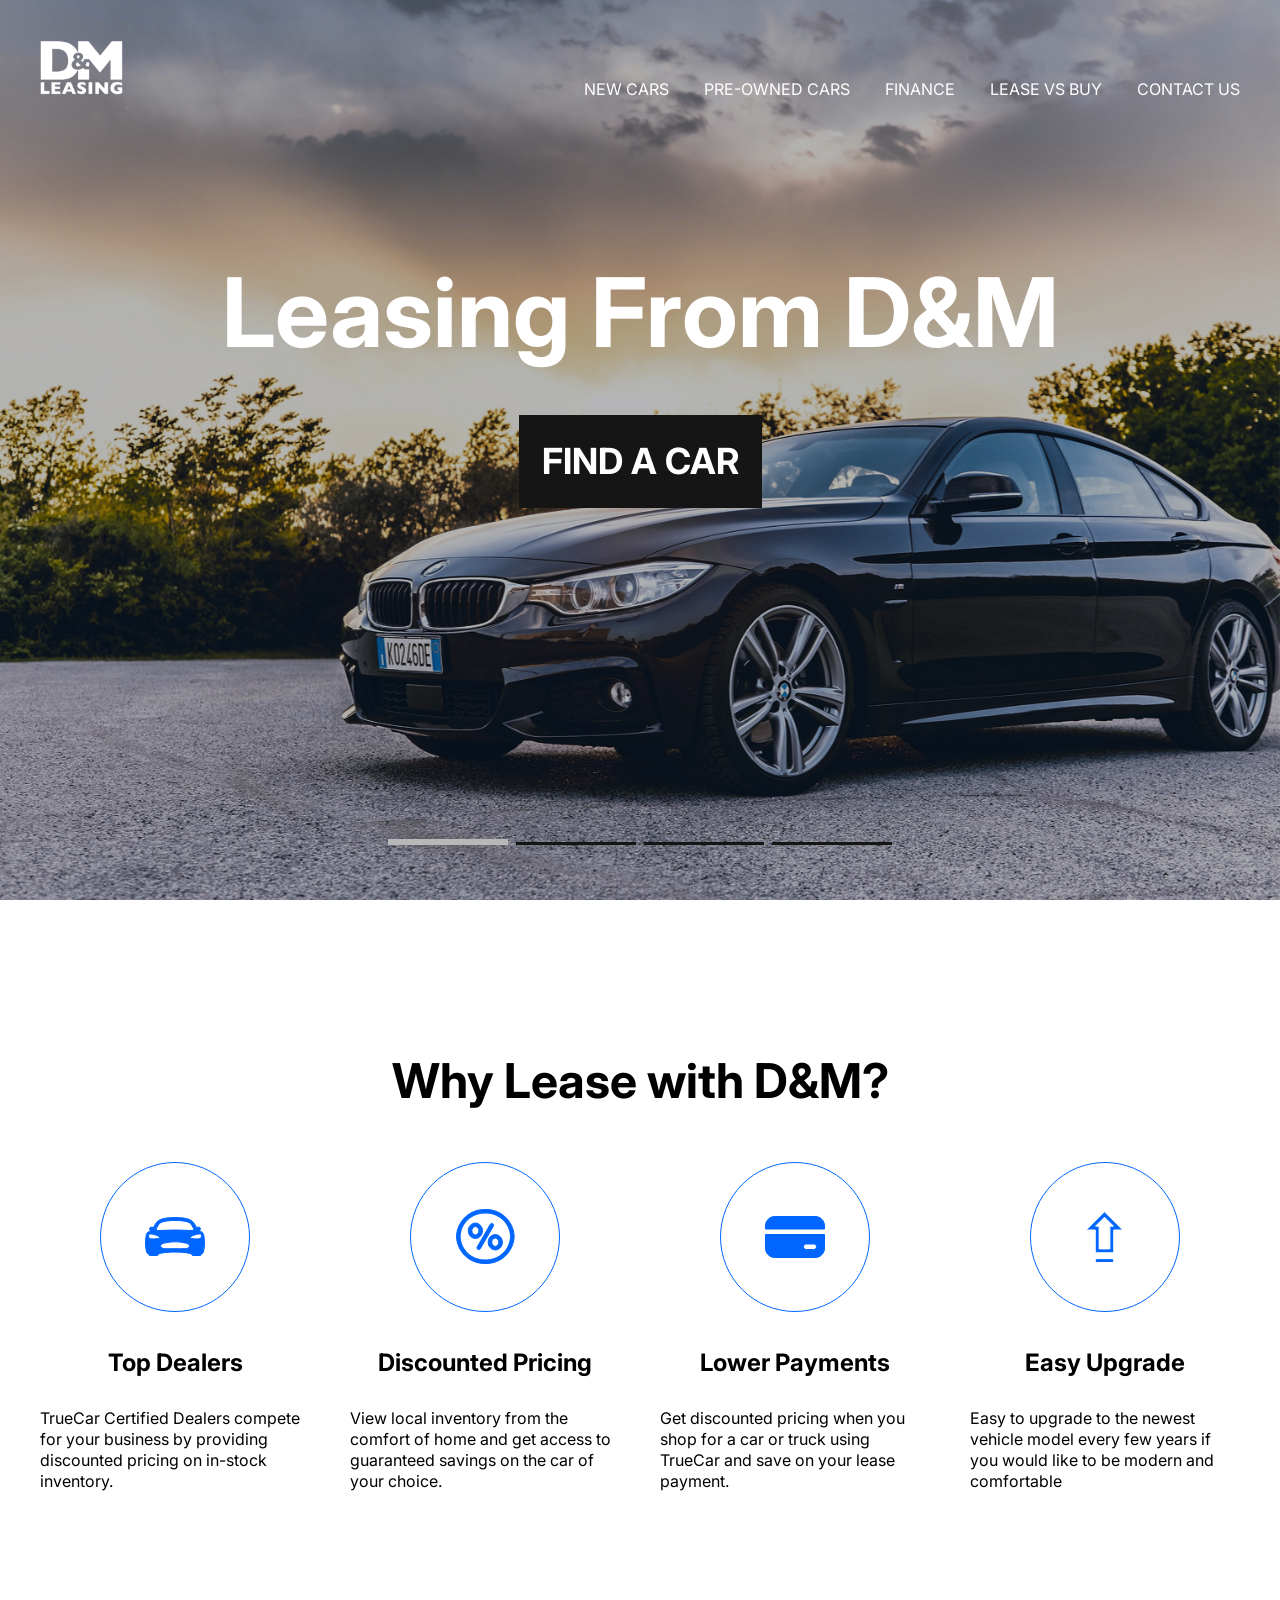
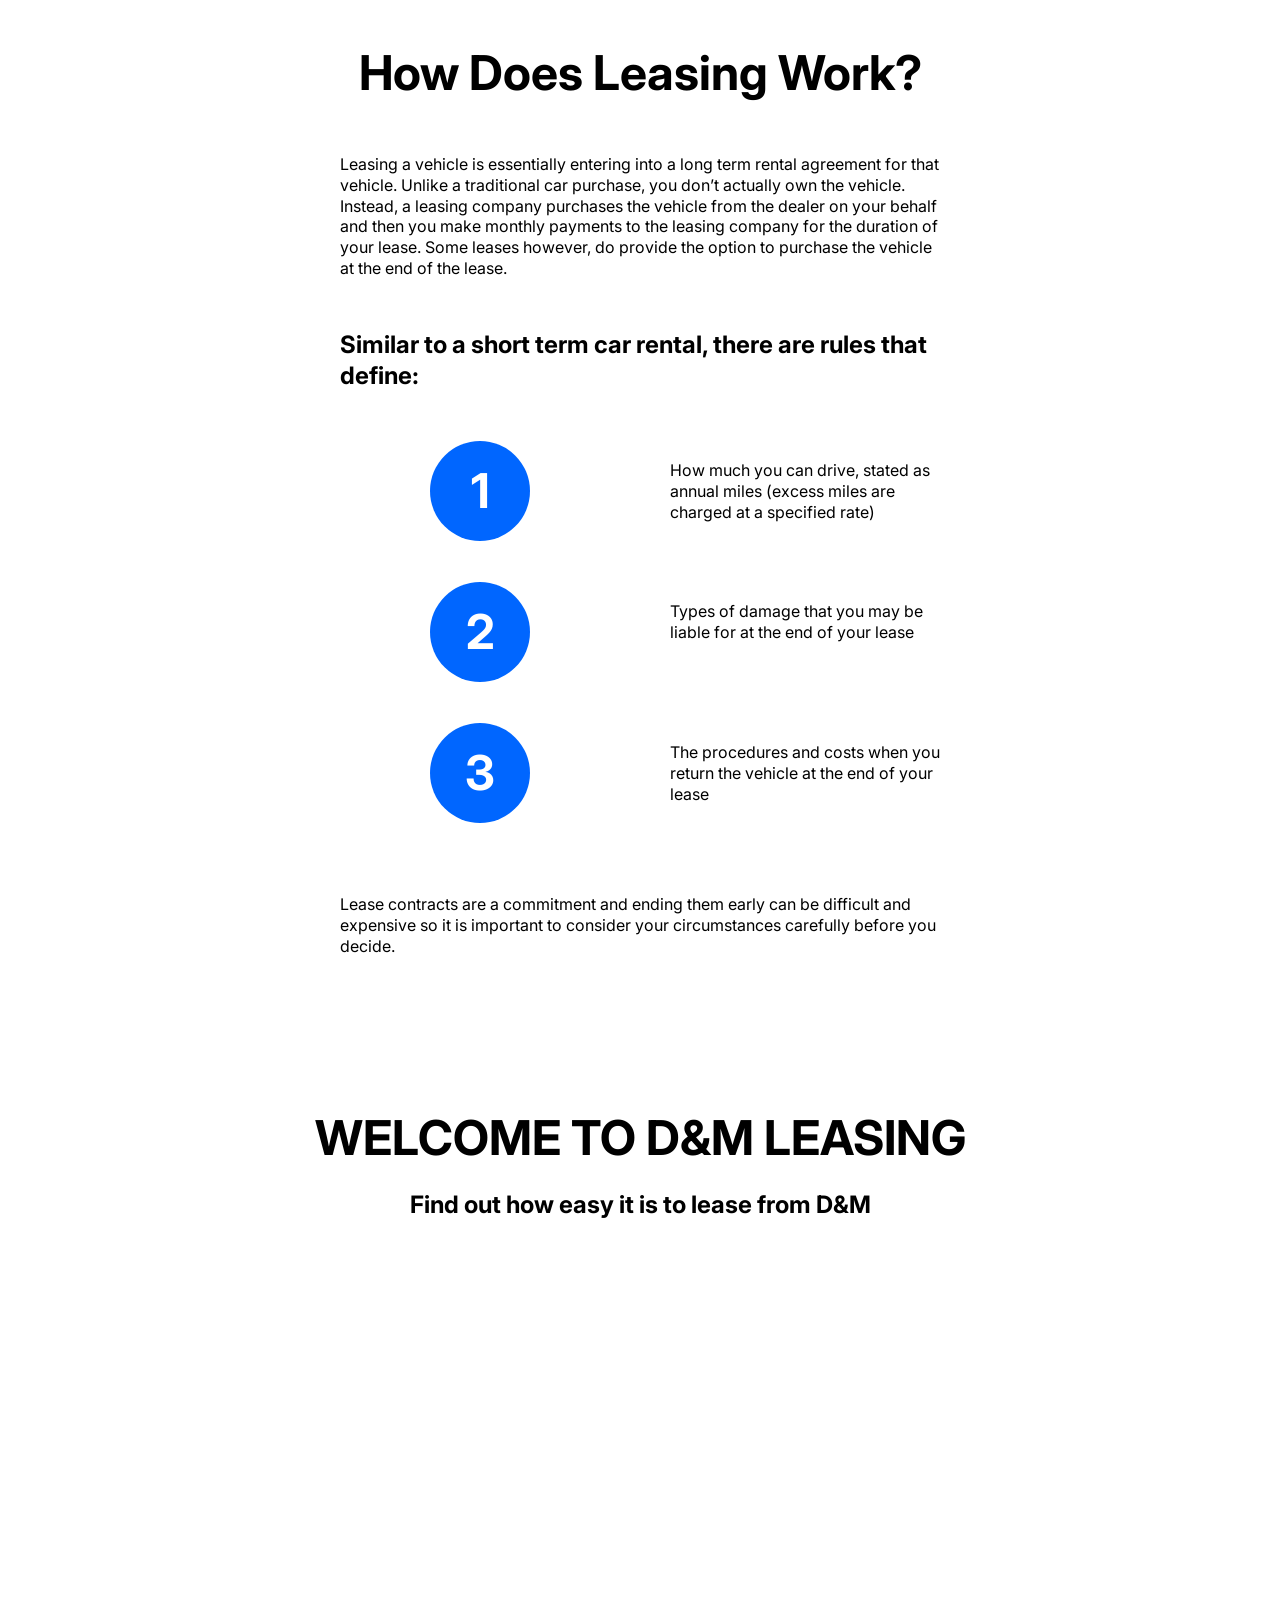
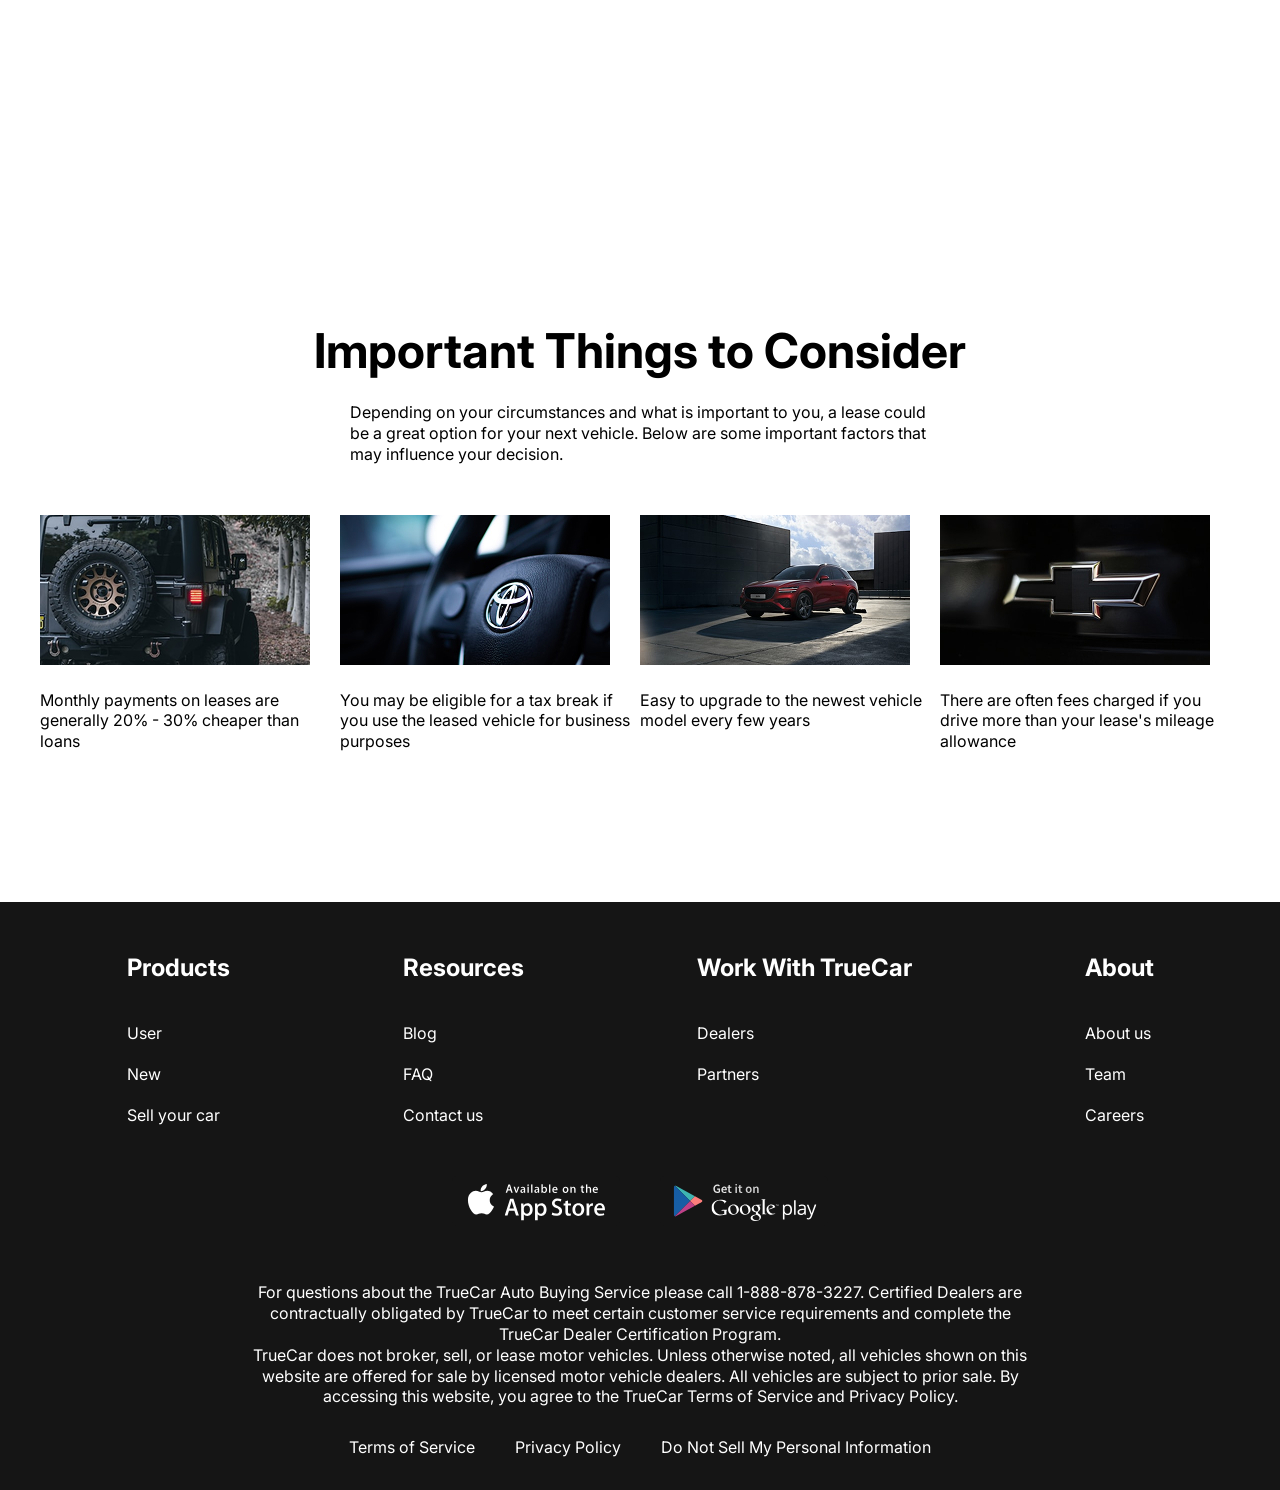
<file: index.html>
<!DOCTYPE html>
<html lang="en">
  <head>
    <meta charset="UTF-8" />
    <meta name="viewport" content="width=device-width, initial-scale=1.0" />
    <title>Document</title>
    <link rel="preconnect" href="https://fonts.googleapis.com" />
    <link rel="preconnect" href="https://fonts.gstatic.com" crossorigin />
    <link
      href="https://fonts.googleapis.com/css2?family=Inter:wght@400;700&display=swap"
      rel="stylesheet"
    />
    <link
      rel="stylesheet"
      href="https://cdn.jsdelivr.net/npm/swiper@11/swiper-bundle.min.css"
    />

    <link rel="stylesheet" href="css/style.css" />
  </head>
  <body>
    <div class="wrapper">
      <header class="header header-main">
        <div class="container">
          <div class="header__inner">
            <a href="/index.html" class="logo">
              <img src="images/logo.svg" alt="" class="logo" />
            </a>
            <nav class="menu">
              <ul class="menu__list">
                <li class="menu__list-item">
                  <a href="new-cars.html" class="menu__list-link">NEW CARS</a>
                </li>
                <li class="menu__list-item">
                  <a href="#" class="menu__list-link">PRE-OWNED CARS</a>
                </li>
                <li class="menu__list-item">
                  <a href="#" class="menu__list-link">FINANCE</a>
                </li>
                <li class="menu__list-item">
                  <a href="#" class="menu__list-link">LEASE VS BUY</a>
                </li>
                <li class="menu__list-item">
                  <a href="contacts.html" class="menu__list-link">CONTACT US</a>
                </li>
              </ul>
            </nav>
          </div>
        </div>
      </header>
      <main class="main">
        <section class="top">
          <div class="container">
            <h1 class="title">Leasing From D&M</h1>
            <a href="new-cars.html" class="top__link">FIND A CAR</a>
          </div>
        </section>
        <div class="slider">
          <div class="swiper">
            <div class="swiper-wrapper">
              <div
                class="swiper-slide"
                style="background-image: url(images/slide-1.jpg)"
              ></div>
              <div
                class="swiper-slide"
                style="background-image: url(images/slide-1.jpg)"
              ></div>
              <div
                class="swiper-slide"
                style="background-image: url(images/slide-1.jpg)"
              ></div>
              `
              <div
                class="swiper-slide"
                style="background-image: url(images/slide-1.jpg)"
              ></div>
            </div>
            <div class="swiper-pagination"></div>
          </div>
        </div>
        <section class="why-lease">
          <div class="container">
            <h2 class="section-title">Why Lease with D&M?</h2>
            <ul class="why-lease__list">
              <li class="why-lease__item">
                <img
                  class="why-lease__item-img"
                  src="images/why-lease-1.svg"
                  alt=""
                />
                <h3 class="why-lease__item-title">Top Dealers</h3>
                <p class="why-lease__item-text">
                  TrueCar Certified Dealers compete for your business by
                  providing discounted pricing on in-stock inventory.
                </p>
              </li>
              <li class="why-lease__item">
                <img
                  class="why-lease__item-img"
                  src="images/why-lease-2.svg"
                  alt=""
                />
                <h3 class="why-lease__item-title">Discounted Pricing</h3>
                <p class="why-lease__item-text">
                  View local inventory from the comfort of home and get access
                  to guaranteed savings on the car of your choice.
                </p>
              </li>
              <li class="why-lease__item">
                <img
                  class="why-lease__item-img"
                  src="images/why-lease-3.svg"
                  alt=""
                />
                <h3 class="why-lease__item-title">Lower Payments</h3>
                <p class="why-lease__item-text">
                  Get discounted pricing when you shop for a car or truck using
                  TrueCar and save on your lease payment.
                </p>
              </li>
              <li class="why-lease__item">
                <img
                  class="why-lease__item-img"
                  src="images/why-lease-4.svg"
                  alt=""
                />
                <h3 class="why-lease__item-title">Easy Upgrade</h3>
                <p class="why-lease__item-text">
                  Easy to upgrade to the newest vehicle model every few years if
                  you would like to be modern and comfortable
                </p>
              </li>
            </ul>
          </div>
        </section>
        <section class="how-does">
          <div class="container">
            <div class="how-does__inner">
              <h2 class="section-title">How Does Leasing Work?</h2>
              <p class="how-does__text">
                Leasing a vehicle is essentially entering into a long term
                rental agreement for that vehicle. Unlike a traditional car
                purchase, you don’t actually own the vehicle. Instead, a leasing
                company purchases the vehicle from the dealer on your behalf and
                then you make monthly payments to the leasing company for the
                duration of your lease. Some leases however, do provide the
                option to purchase the vehicle at the end of the lease.
              </p>
              <h4 class="how-does__title">
                Similar to a short term car rental, there are rules that define:
              </h4>
              <ol class="how-does__list">
                <li class="how-does__item">
                  How much you can drive, stated as annual miles (excess miles
                  are charged at a specified rate)
                </li>
                <li class="how-does__item">
                  Types of damage that you may be liable for at the end of your
                  lease
                </li>
                <li class="how-does__item">
                  The procedures and costs when you return the vehicle at the
                  end of your lease
                </li>
              </ol>
              <p class="how-does__text">
                Lease contracts are a commitment and ending them early can be
                difficult and expensive so it is important to consider your
                circumstances carefully before you decide.
              </p>
            </div>
          </div>
        </section>
        <section class="video">
          <div class="container">
            <h2 class="section-title video__title">WELCOME TO D&M LEASING</h2>
            <p class="video__text">Find out how easy it is to lease from D&M</p>
            <iframe
              class="video__content"
              width="1000"
              height="500"
              src="https://www.youtube.com/embed/-_llBSF2M7M?si=mZdiigs6Z1FsSJM4&amp;controls=0"
              title="YouTube video player"
              frameborder="0"
              allow="accelerometer; autoplay; clipboard-write; encrypted-media; gyroscope; picture-in-picture; web-share"
              referrerpolicy="strict-origin-when-cross-origin"
              allowfullscreen
            ></iframe>
          </div>
        </section>
        <section class="important">
          <div class="container">
            <h2 class="section-title important__title">
              Important Things to Consider
            </h2>
            <p class="important__text">
              Depending on your circumstances and what is important to you, a
              lease could be a great option for your next vehicle. Below are
              some important factors that may influence your decision.
            </p>
            <ul class="important__list">
              <li class="important__item">
                <img
                  class="important__item-img"
                  src="images/imp-1.jpg"
                  alt=""
                />
                <p class="important__item-text">
                  Monthly payments on leases are generally 20% - 30% cheaper
                  than loans
                </p>
              </li>
              <li class="important__item">
                <img
                  class="important__item-img"
                  src="images/imp-2.jpg"
                  alt=""
                />
                <p class="important__item-text">
                  You may be eligible for a tax break if you use the leased
                  vehicle for business purposes
                </p>
              </li>
              <li class="important__item">
                <img
                  class="important__item-img"
                  src="images/imp-3.jpg"
                  alt=""
                />
                <p class="important__item-text">
                  Easy to upgrade to the newest vehicle model every few years
                </p>
              </li>
              <li class="important__item">
                <img
                  class="important__item-img"
                  src="images/imp-4.jpg"
                  alt=""
                />
                <p class="important__item-text">
                  There are often fees charged if you drive more than your
                  lease's mileage allowance
                </p>
              </li>
            </ul>
          </div>
        </section>
      </main>
      <footer class="footer">
        <div class="container">
          <nav class="footer__menu">
            <ul class="footer__menu-list">
              <li class="footer__menu-item">
                <p class="footer__menu-title">Products</p>
              </li>
              <li class="footer__menu-item">
                <a href="#" class="footer__menu-link">User</a>
              </li>
              <li class="footer__menu-item">
                <a href="#" class="footer__menu-link">New</a>
              </li>
              <li class="footer__menu-item">
                <a href="#" class="footer__menu-link">Sell your car</a>
              </li>
            </ul>
            <ul class="footer__menu-list">
              <li class="footer__menu-item">
                <p class="footer__menu-title">Resources</p>
              </li>
              <li class="footer__menu-item">
                <a href="#" class="footer__menu-link">Blog</a>
              </li>
              <li class="footer__menu-item">
                <a href="#" class="footer__menu-link">FAQ</a>
              </li>
              <li class="footer__menu-item">
                <a href="#" class="footer__menu-link">Contact us</a>
              </li>
            </ul>
            <ul class="footer__menu-list">
              <li class="footer__menu-item">
                <p class="footer__menu-title">Work With TrueCar</p>
              </li>
              <li class="footer__menu-item">
                <a href="#" class="footer__menu-link">Dealers</a>
              </li>
              <li class="footer__menu-item">
                <a href="#" class="footer__menu-link">Partners</a>
              </li>
            </ul>
            <ul class="footer__menu-list">
              <li class="footer__menu-item">
                <p class="footer__menu-title">About</p>
              </li>
              <li class="footer__menu-item">
                <a href="#" class="footer__menu-link">About us</a>
              </li>
              <li class="footer__menu-item">
                <a href="#" class="footer__menu-link">Team</a>
              </li>
              <li class="footer__menu-item">
                <a href="#" class="footer__menu-link">Careers</a>
              </li>
            </ul>
          </nav>
          <ul class="app">
            <li class="app_item">
              <a href="#" class="app_item__link">
                <img class="app__item-img" src="images/appstore.svg" alt="" />
              </a>
            </li>
            <li class="app_item">
              <a href="#" class="app_item__link">
                <img class="app__item-img" src="images/googleplay.svg" alt="" />
              </a>
            </li>
          </ul>
          <div class="footer__copy">
            <p>
              For questions about the TrueCar Auto Buying Service please call
              1-888-878-3227. Certified Dealers are contractually obligated by
              TrueCar to meet certain customer service requirements and complete
              the TrueCar Dealer Certification Program.
            </p>
            <p>
              TrueCar does not broker, sell, or lease motor vehicles. Unless
              otherwise noted, all vehicles shown on this website are offered
              for sale by licensed motor vehicle dealers. All vehicles are
              subject to prior sale. By accessing this website, you agree to the
              TrueCar Terms of Service and Privacy Policy.
            </p>
          </div>
          <nav class="copy__nav">
            <ul class="copy__nav-list">
              <li class="copy__nav-item">
                <a href="#" class="copy__nav-link">Terms of Service</a>
              </li>
              <li class="copy__nav-item">
                <a href="#" class="copy__nav-link">Privacy Policy</a>
              </li>
              <li class="copy__nav-item">
                <a href="#" class="copy__nav-link"
                  >Do Not Sell My Personal Information</a
                >
              </li>
            </ul>
          </nav>
        </div>
      </footer>
    </div>
    <script src="https://cdn.jsdelivr.net/npm/swiper@11/swiper-bundle.min.js"></script>
    <script src="js/main.js"></script>
  </body>
</html>
</file>
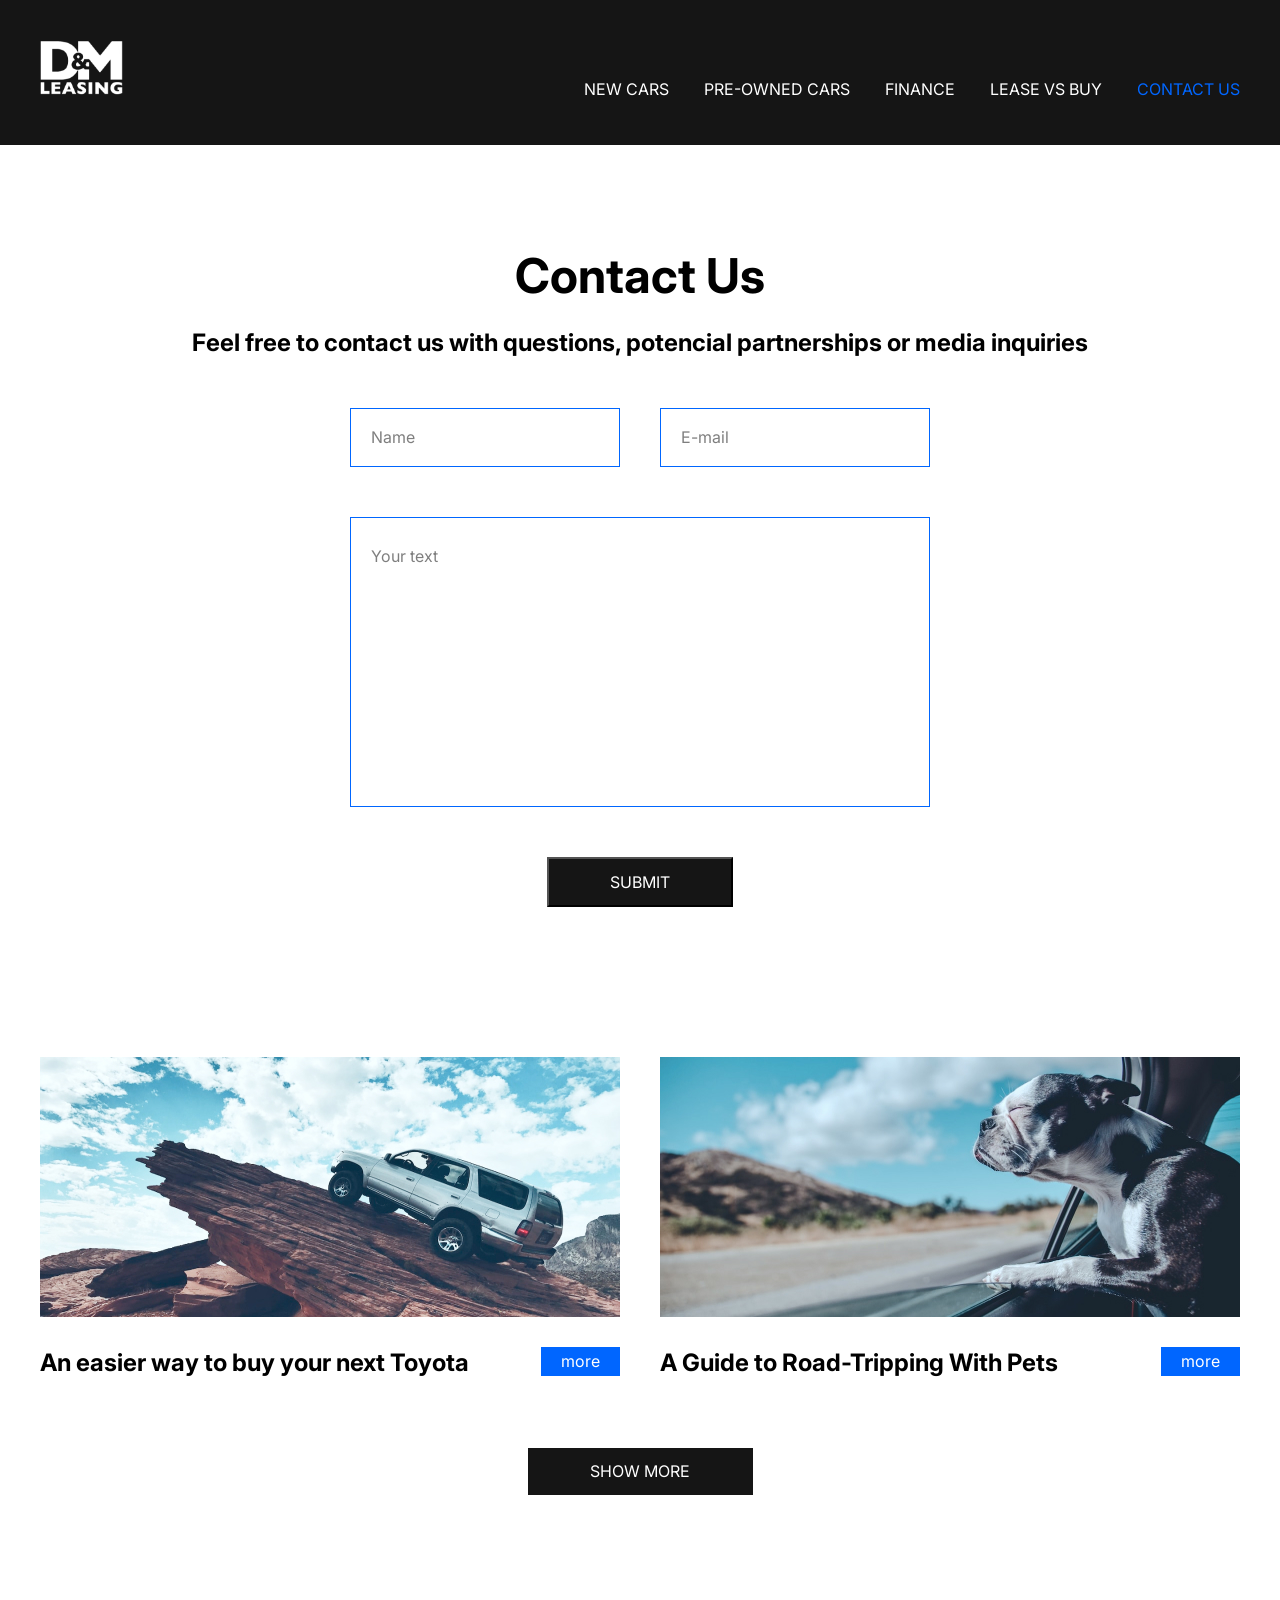
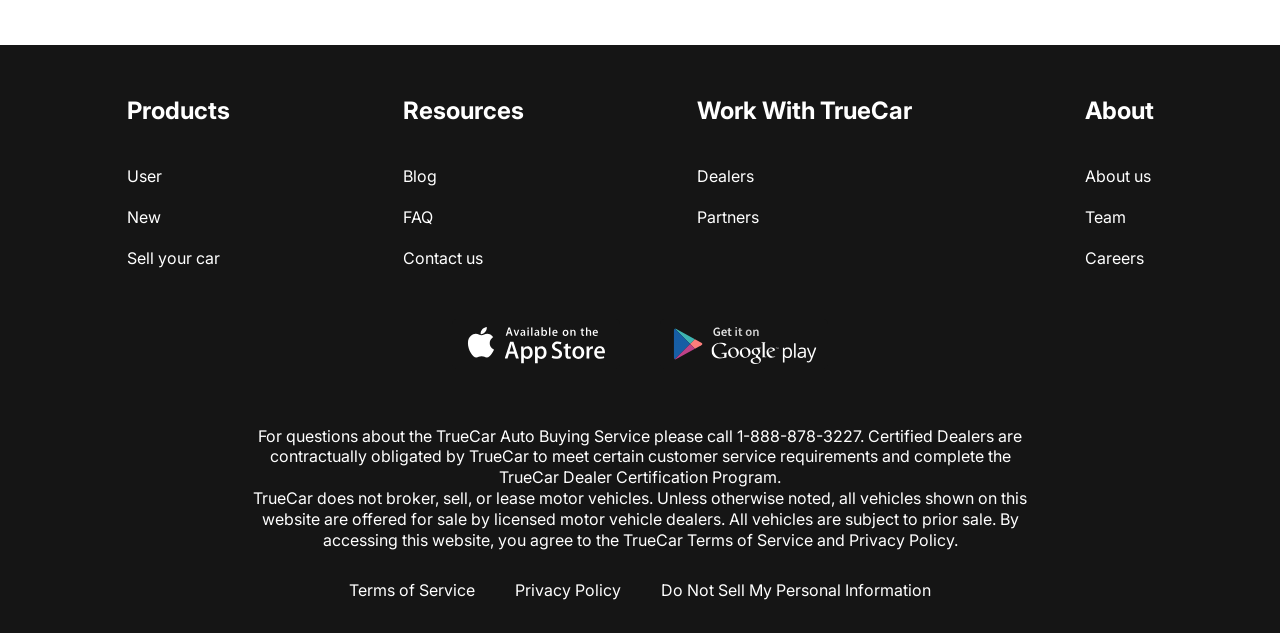
<file: contacts.html>
<!DOCTYPE html>
<html lang="en">
  <head>
    <meta charset="UTF-8" />
    <meta name="viewport" content="width=device-width, initial-scale=1.0" />
    <title>Document</title>
    <link rel="preconnect" href="https://fonts.googleapis.com" />
    <link rel="preconnect" href="https://fonts.gstatic.com" crossorigin />
    <link
      href="https://fonts.googleapis.com/css2?family=Inter:wght@400;700&display=swap"
      rel="stylesheet"
    />
    <link rel="stylesheet" href="css/style.css" />
  </head>
  <body>
    <div class="wrapper">
      <header class="header">
        <div class="container">
          <div class="header__inner">
            <a href="/index.html" class="logo">
              <img src="images/logo.svg" alt="" class="logo" />
            </a>
            <nav class="menu">
              <ul class="menu__list">
                <li class="menu__list-item">
                  <a href="new-cars.html" class="menu__list-link">NEW CARS</a>
                </li>
                <li class="menu__list-item">
                  <a href="#" class="menu__list-link">PRE-OWNED CARS</a>
                </li>
                <li class="menu__list-item">
                  <a href="#" class="menu__list-link">FINANCE</a>
                </li>
                <li class="menu__list-item">
                  <a href="#" class="menu__list-link">LEASE VS BUY</a>
                </li>
                <li class="menu__list-item">
                  <a
                    href="contacts.html"
                    class="menu__list-link menu__list-link--active"
                    >CONTACT US</a
                  >
                </li>
              </ul>
            </nav>
          </div>
        </div>
      </header>
      <main class="main">
        <section class="contacts">
          <div class="container">
            <h2 class="section-title contacts__title">Contact Us</h2>
            <p class="contacts__text">
              Feel free to contact us with questions, potencial partnerships or
              media inquiries
            </p>
            <form action="#" class="form">
              <input type="text" class="form__input" placeholder="Name" />
              <input type="email" class="form__input" placeholder="E-mail" />
              <textarea
                class="form__textarea"
                placeholder="Your text"
              ></textarea>
              <button class="form__btn" type="submit">SUBMIT</button>
            </form>
          </div>
        </section>
        <section class="blog">
          <div class="container">
            <div class="blog__items">
              <div class="blog__item">
                <img class="blog__item-img" src="images/blog-1.jpg" alt="" />
                <h4 class="blog__item-titile">
                  An easier way to buy your next Toyota
                </h4>
                <a href="#" class="blog__iyem-link">more</a>
              </div>
              <div class="blog__item">
                <img class="blog__item-img" src="images/blog-2.jpg" alt="" />
                <h4 class="blog__item-titile">
                  A Guide to Road-Tripping With Pets
                </h4>
                <a href="#" class="blog__iyem-link">more</a>
              </div>
            </div>
            <a href="#" class="show__link">SHOW MORE</a>
          </div>
        </section>
      </main>
      <footer class="footer">
        <div class="container">
          <nav class="footer__menu">
            <ul class="footer__menu-list">
              <li class="footer__menu-item">
                <p class="footer__menu-title">Products</p>
              </li>
              <li class="footer__menu-item">
                <a href="#" class="footer__menu-link">User</a>
              </li>
              <li class="footer__menu-item">
                <a href="#" class="footer__menu-link">New</a>
              </li>
              <li class="footer__menu-item">
                <a href="#" class="footer__menu-link">Sell your car</a>
              </li>
            </ul>
            <ul class="footer__menu-list">
              <li class="footer__menu-item">
                <p class="footer__menu-title">Resources</p>
              </li>
              <li class="footer__menu-item">
                <a href="#" class="footer__menu-link">Blog</a>
              </li>
              <li class="footer__menu-item">
                <a href="#" class="footer__menu-link">FAQ</a>
              </li>
              <li class="footer__menu-item">
                <a href="#" class="footer__menu-link">Contact us</a>
              </li>
            </ul>
            <ul class="footer__menu-list">
              <li class="footer__menu-item">
                <p class="footer__menu-title">Work With TrueCar</p>
              </li>
              <li class="footer__menu-item">
                <a href="#" class="footer__menu-link">Dealers</a>
              </li>
              <li class="footer__menu-item">
                <a href="#" class="footer__menu-link">Partners</a>
              </li>
            </ul>
            <ul class="footer__menu-list">
              <li class="footer__menu-item">
                <p class="footer__menu-title">About</p>
              </li>
              <li class="footer__menu-item">
                <a href="#" class="footer__menu-link">About us</a>
              </li>
              <li class="footer__menu-item">
                <a href="#" class="footer__menu-link">Team</a>
              </li>
              <li class="footer__menu-item">
                <a href="#" class="footer__menu-link">Careers</a>
              </li>
            </ul>
          </nav>
          <ul class="app">
            <li class="app_item">
              <a href="#" class="app_item__link">
                <img class="app__item-img" src="images/appstore.svg" alt="" />
              </a>
            </li>
            <li class="app_item">
              <a href="#" class="app_item__link">
                <img class="app__item-img" src="images/googleplay.svg" alt="" />
              </a>
            </li>
          </ul>
          <div class="footer__copy">
            <p>
              For questions about the TrueCar Auto Buying Service please call
              1-888-878-3227. Certified Dealers are contractually obligated by
              TrueCar to meet certain customer service requirements and complete
              the TrueCar Dealer Certification Program.
            </p>
            <p>
              TrueCar does not broker, sell, or lease motor vehicles. Unless
              otherwise noted, all vehicles shown on this website are offered
              for sale by licensed motor vehicle dealers. All vehicles are
              subject to prior sale. By accessing this website, you agree to the
              TrueCar Terms of Service and Privacy Policy.
            </p>
          </div>
          <nav class="copy__nav">
            <ul class="copy__nav-list">
              <li class="copy__nav-item">
                <a href="#" class="copy__nav-link">Terms of Service</a>
              </li>
              <li class="copy__nav-item">
                <a href="#" class="copy__nav-link">Privacy Policy</a>
              </li>
              <li class="copy__nav-item">
                <a href="#" class="copy__nav-link"
                  >Do Not Sell My Personal Information</a
                >
              </li>
            </ul>
          </nav>
        </div>
      </footer>
    </div>
  </body>
</html>
</file>
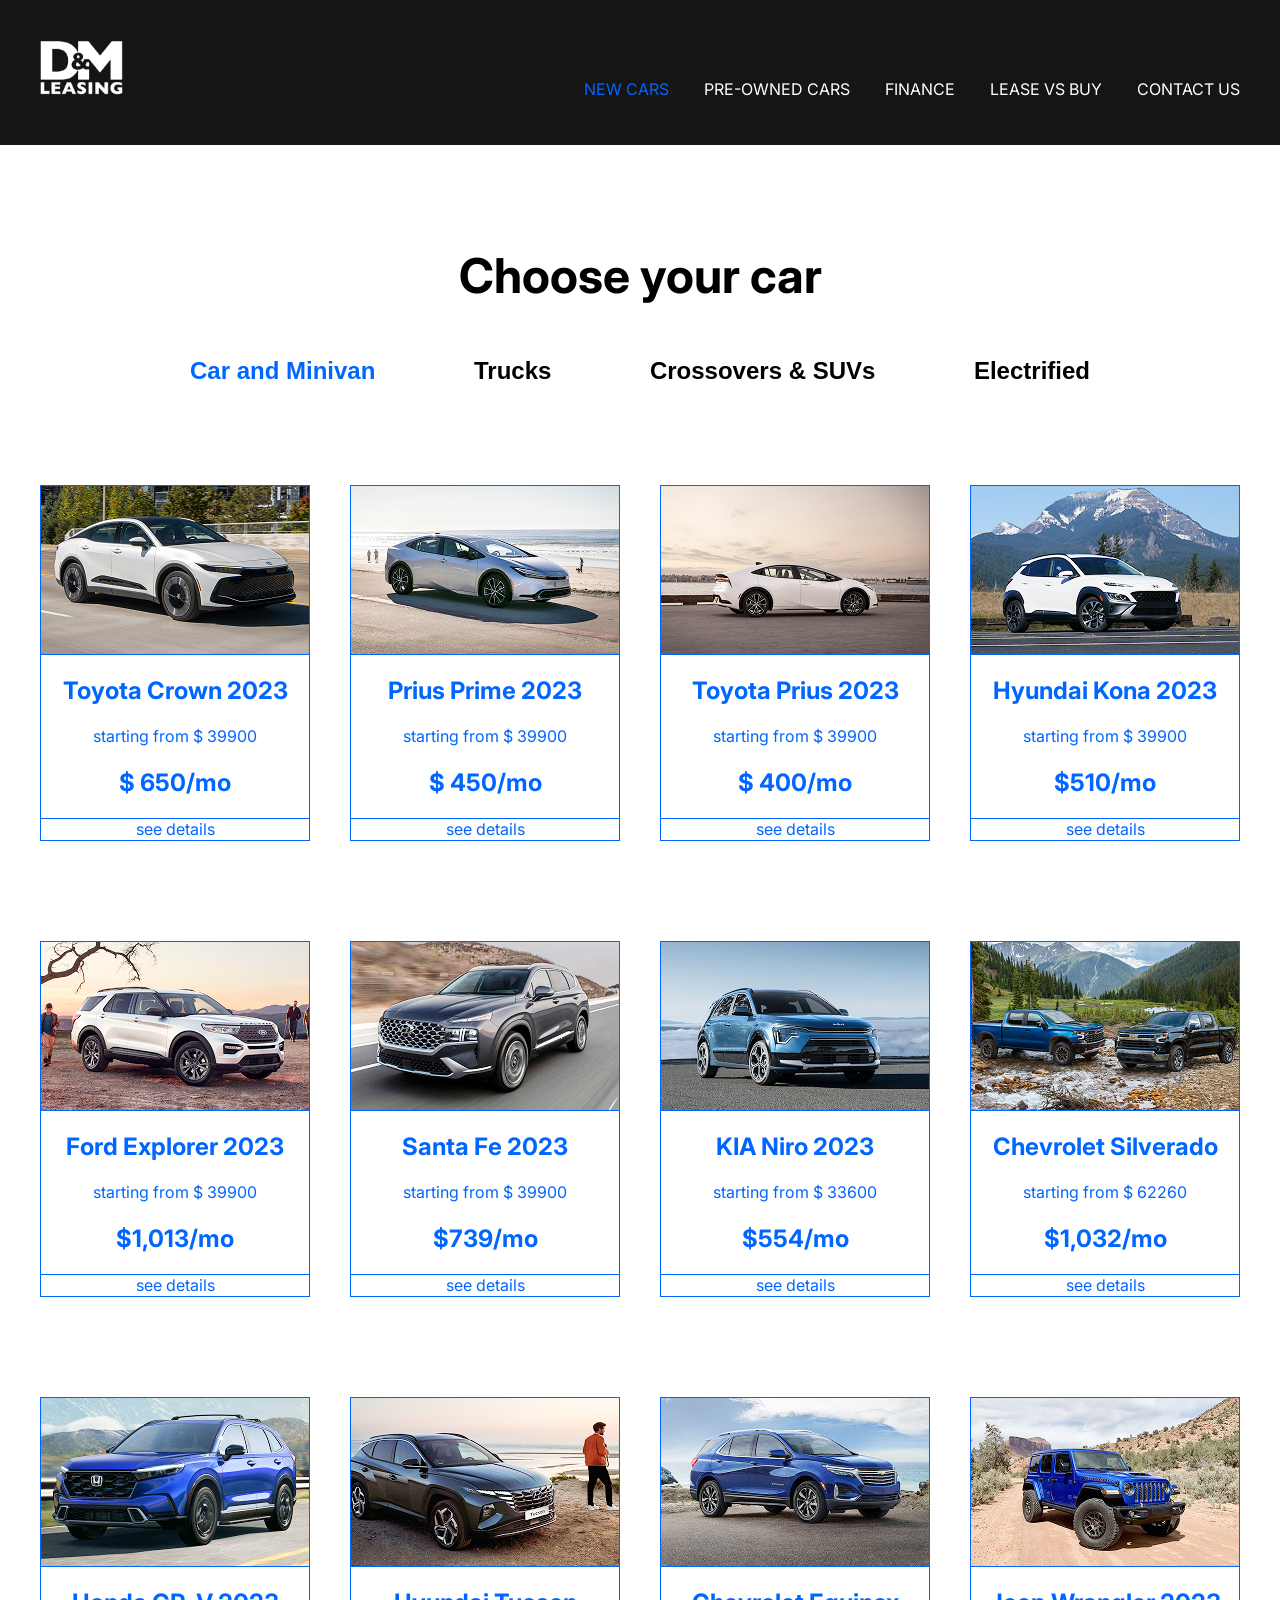
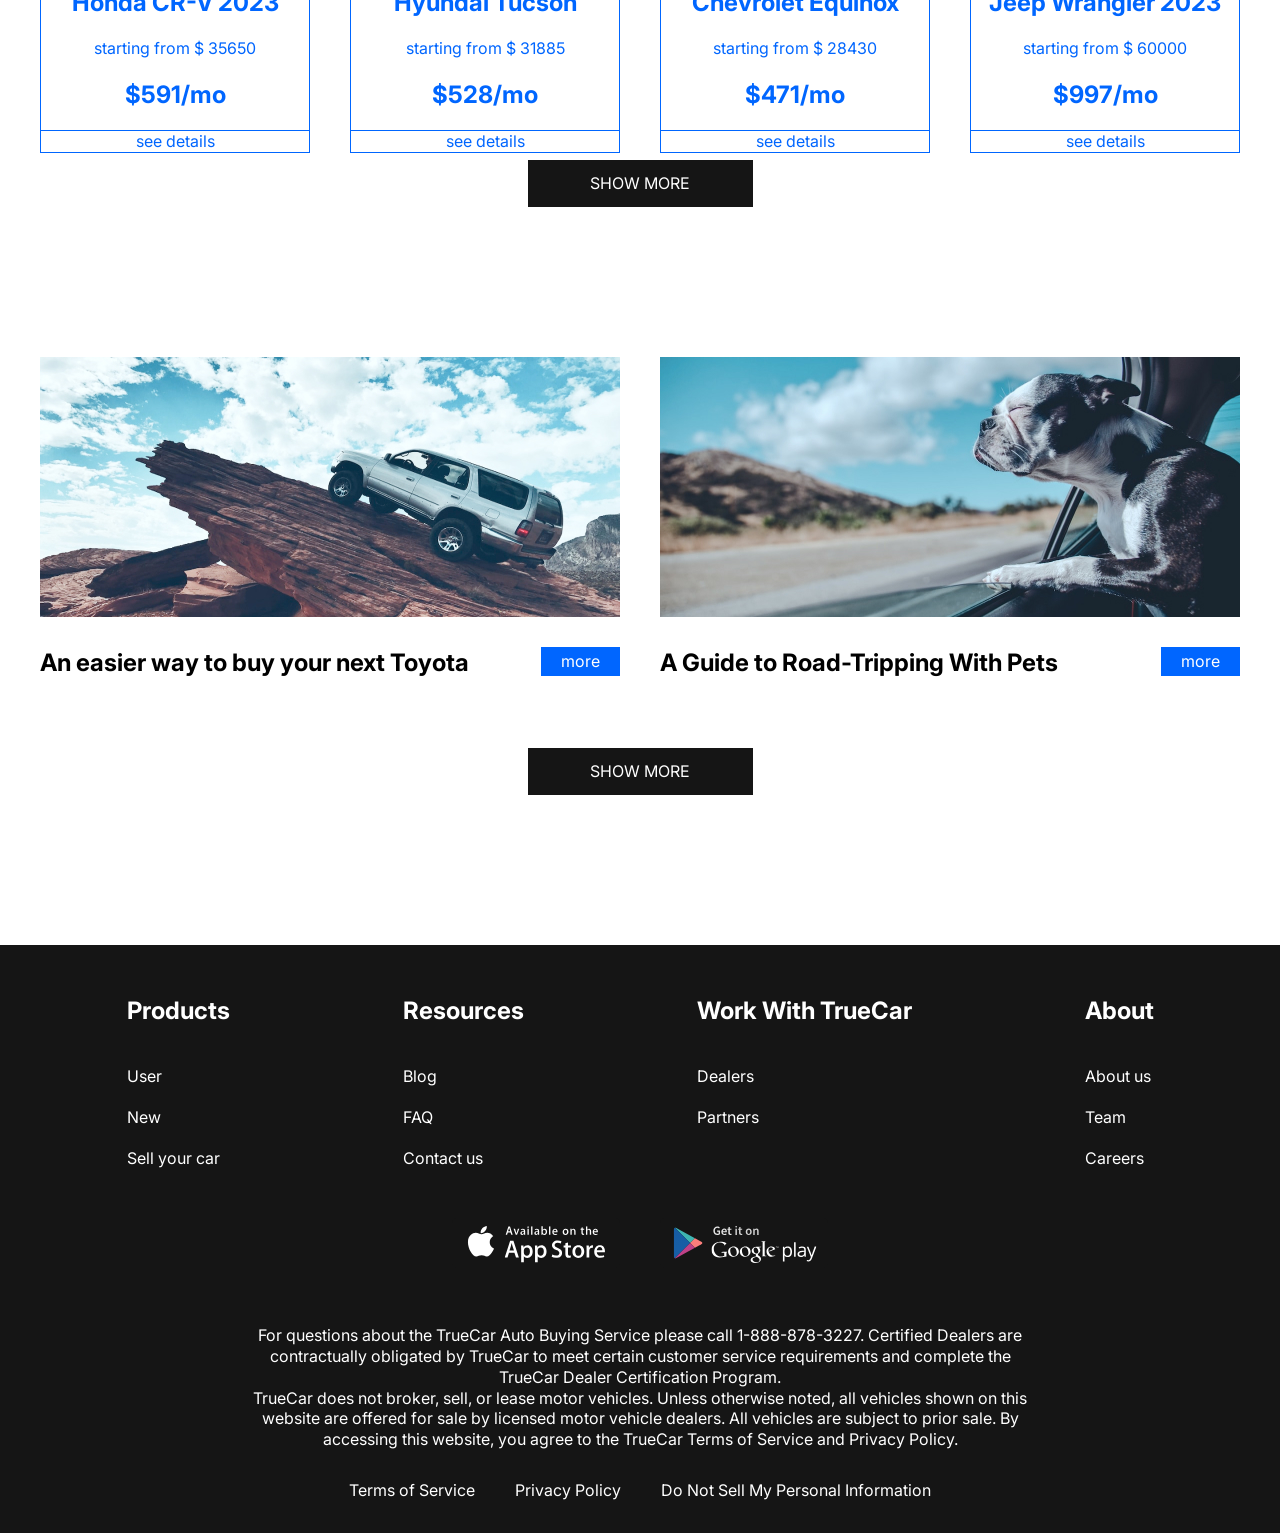
<file: new-cars.html>
<!DOCTYPE html>
<html lang="en">
  <head>
    <meta charset="UTF-8" />
    <meta name="viewport" content="width=device-width, initial-scale=1.0" />
    <title>Document</title>
    <link rel="preconnect" href="https://fonts.googleapis.com" />
    <link rel="preconnect" href="https://fonts.gstatic.com" crossorigin />
    <link
      href="https://fonts.googleapis.com/css2?family=Inter:wght@400;700&display=swap"
      rel="stylesheet"
    />
    <link rel="stylesheet" href="css/style.css" />
  </head>
  <body>
    <div class="wrapper">
      <header class="header">
        <div class="container">
          <div class="header__inner">
            <a href="/index.html" class="logo">
              <img src="images/logo.svg" alt="" class="logo" />
            </a>
            <nav class="menu">
              <ul class="menu__list">
                <li class="menu__list-item">
                  <a
                    href="new-cars.html"
                    class="menu__list-link menu__list-link--active"
                    >NEW CARS</a
                  >
                </li>
                <li class="menu__list-item">
                  <a href="#" class="menu__list-link">PRE-OWNED CARS</a>
                </li>
                <li class="menu__list-item">
                  <a href="#" class="menu__list-link">FINANCE</a>
                </li>
                <li class="menu__list-item">
                  <a href="#" class="menu__list-link">LEASE VS BUY</a>
                </li>
                <li class="menu__list-item">
                  <a href="/contacts.html" class="menu__list-link"
                    >CONTACT US</a
                  >
                </li>
              </ul>
            </nav>
          </div>
        </div>
      </header>
      <main class="main">
        <section class="choose">
          <div class="container">
            <h2 class="section-title">Choose your car</h2>
            <div class="tabs">
              <div class="tabs__btn">
                <button
                  class="tabs__btn-item tabs__btn-item--active"
                  data-button="content-1"
                >
                  Car and Minivan</button
                ><button class="tabs__btn-item" data-button="content-2">
                  Trucks</button
                ><button class="tabs__btn-item" data-button="content-3">
                  Crossovers & SUVs</button
                ><button class="tabs__btn-item" data-button="content-4">
                  Electrified
                </button>
              </div>
              <div class="tabs__content">
                <div
                  class="tabs__content-item tabs__btn-item--active"
                  id="content-1"
                >
                  <div class="card">
                    <img class="card__img" src="images/card-1.jpg" alt="" />
                    <div class="card__content">
                      <h4 class="card__title">Toyota Crown 2023</h4>
                      <p class="card__text">starting from $ 39900</p>
                      <p class="card__price">$ 650/mo</p>
                    </div>
                    <a href="" class="card__link">see details</a>
                  </div>
                  <div class="card">
                    <img class="card__img" src="images/card-2.jpg" alt="" />
                    <div class="card__content">
                      <h4 class="card__title">Prius Prime 2023</h4>
                      <p class="card__text">starting from $ 39900</p>
                      <p class="card__price">$ 450/mo</p>
                    </div>
                    <a href="" class="card__link">see details</a>
                  </div>
                  <div class="card">
                    <img class="card__img" src="images/card-3.jpg" alt="" />
                    <div class="card__content">
                      <h4 class="card__title">Toyota Prius 2023</h4>
                      <p class="card__text">starting from $ 39900</p>
                      <p class="card__price">$ 400/mo</p>
                    </div>
                    <a href="" class="card__link">see details</a>
                  </div>
                  <div class="card">
                    <img class="card__img" src="images/card-4.jpg" alt="" />
                    <div class="card__content">
                      <h4 class="card__title">Hyundai Kona 2023</h4>
                      <p class="card__text">starting from $ 39900</p>
                      <p class="card__price">$510/mo</p>
                    </div>
                    <a href="" class="card__link">see details</a>
                  </div>
                  <div class="card">
                    <img class="card__img" src="images/card-5.jpg" alt="" />
                    <div class="card__content">
                      <h4 class="card__title">Ford Explorer 2023</h4>
                      <p class="card__text">starting from $ 39900</p>
                      <p class="card__price">$1,013/mo</p>
                    </div>
                    <a href="" class="card__link">see details</a>
                  </div>
                  <div class="card">
                    <img class="card__img" src="images/card-6.jpg" alt="" />
                    <div class="card__content">
                      <h4 class="card__title">Santa Fe 2023</h4>
                      <p class="card__text">starting from $ 39900</p>
                      <p class="card__price">$739/mo</p>
                    </div>
                    <a href="" class="card__link">see details</a>
                  </div>
                  <div class="card">
                    <img class="card__img" src="images/card-7.jpg" alt="" />
                    <div class="card__content">
                      <h4 class="card__title">KIA Niro 2023</h4>
                      <p class="card__text">starting from $ 33600</p>
                      <p class="card__price">$554/mo</p>
                    </div>
                    <a href="" class="card__link">see details</a>
                  </div>
                  <div class="card">
                    <img class="card__img" src="images/card-8.jpg" alt="" />
                    <div class="card__content">
                      <h4 class="card__title">Chevrolet Silverado</h4>
                      <p class="card__text">starting from $ 62260</p>
                      <p class="card__price">$1,032/mo</p>
                    </div>
                    <a href="" class="card__link">see details</a>
                  </div>
                  <div class="card">
                    <img class="card__img" src="images/card-9.jpg" alt="" />
                    <div class="card__content">
                      <h4 class="card__title">Honda CR-V 2023</h4>
                      <p class="card__text">starting from $ 35650</p>
                      <p class="card__price">$591/mo</p>
                    </div>
                    <a href="" class="card__link">see details</a>
                  </div>
                  <div class="card">
                    <img class="card__img" src="images/card-10.jpg" alt="" />
                    <div class="card__content">
                      <h4 class="card__title">Hyundai Tucson</h4>
                      <p class="card__text">starting from $ 31885</p>
                      <p class="card__price">$528/mo</p>
                    </div>
                    <a href="" class="card__link">see details</a>
                  </div>
                  <div class="card">
                    <img class="card__img" src="images/card-11.jpg" alt="" />
                    <div class="card__content">
                      <h4 class="card__title">Chevrolet Equinox</h4>
                      <p class="card__text">starting from $ 28430</p>
                      <p class="card__price">$471/mo</p>
                    </div>
                    <a href="" class="card__link">see details</a>
                  </div>
                  <div class="card">
                    <img class="card__img" src="images/card-12.jpg" alt="" />
                    <div class="card__content">
                      <h4 class="card__title">Jeep Wrangler 2023</h4>
                      <p class="card__text">starting from $ 60000</p>
                      <p class="card__price">$997/mo</p>
                    </div>
                    <a href="" class="card__link">see details</a>
                  </div>
                </div>
                <div class="tabs__content-item" id="content-2">2</div>
                <div class="tabs__content-item" id="content-3">3</div>
                <div class="tabs__content-item" id="content-4">4</div>
              </div>
            </div>
            <a href="#" class="show__link">SHOW MORE</a>
          </div>
        </section>
        <section class="blog">
          <div class="container">
            <div class="blog__items">
              <div class="blog__item">
                <img class="blog__item-img" src="images/blog-1.jpg" alt="" />
                <h4 class="blog__item-titile">
                  An easier way to buy your next Toyota
                </h4>
                <a href="#" class="blog__iyem-link">more</a>
              </div>
              <div class="blog__item">
                <img class="blog__item-img" src="images/blog-2.jpg" alt="" />
                <h4 class="blog__item-titile">
                  A Guide to Road-Tripping With Pets
                </h4>
                <a href="#" class="blog__iyem-link">more</a>
              </div>
            </div>

            <a href="#" class="show__link">SHOW MORE</a>
          </div>
        </section>
      </main>
      <footer class="footer">
        <div class="container">
          <nav class="footer__menu">
            <ul class="footer__menu-list">
              <li class="footer__menu-item">
                <p class="footer__menu-title">Products</p>
              </li>
              <li class="footer__menu-item">
                <a href="#" class="footer__menu-link">User</a>
              </li>
              <li class="footer__menu-item">
                <a href="#" class="footer__menu-link">New</a>
              </li>
              <li class="footer__menu-item">
                <a href="#" class="footer__menu-link">Sell your car</a>
              </li>
            </ul>
            <ul class="footer__menu-list">
              <li class="footer__menu-item">
                <p class="footer__menu-title">Resources</p>
              </li>
              <li class="footer__menu-item">
                <a href="#" class="footer__menu-link">Blog</a>
              </li>
              <li class="footer__menu-item">
                <a href="#" class="footer__menu-link">FAQ</a>
              </li>
              <li class="footer__menu-item">
                <a href="#" class="footer__menu-link">Contact us</a>
              </li>
            </ul>
            <ul class="footer__menu-list">
              <li class="footer__menu-item">
                <p class="footer__menu-title">Work With TrueCar</p>
              </li>
              <li class="footer__menu-item">
                <a href="#" class="footer__menu-link">Dealers</a>
              </li>
              <li class="footer__menu-item">
                <a href="#" class="footer__menu-link">Partners</a>
              </li>
            </ul>
            <ul class="footer__menu-list">
              <li class="footer__menu-item">
                <p class="footer__menu-title">About</p>
              </li>
              <li class="footer__menu-item">
                <a href="#" class="footer__menu-link">About us</a>
              </li>
              <li class="footer__menu-item">
                <a href="#" class="footer__menu-link">Team</a>
              </li>
              <li class="footer__menu-item">
                <a href="#" class="footer__menu-link">Careers</a>
              </li>
            </ul>
          </nav>
          <ul class="app">
            <li class="app_item">
              <a href="#" class="app_item__link">
                <img class="app__item-img" src="images/appstore.svg" alt="" />
              </a>
            </li>
            <li class="app_item">
              <a href="#" class="app_item__link">
                <img class="app__item-img" src="images/googleplay.svg" alt="" />
              </a>
            </li>
          </ul>
          <div class="footer__copy">
            <p>
              For questions about the TrueCar Auto Buying Service please call
              1-888-878-3227. Certified Dealers are contractually obligated by
              TrueCar to meet certain customer service requirements and complete
              the TrueCar Dealer Certification Program.
            </p>
            <p>
              TrueCar does not broker, sell, or lease motor vehicles. Unless
              otherwise noted, all vehicles shown on this website are offered
              for sale by licensed motor vehicle dealers. All vehicles are
              subject to prior sale. By accessing this website, you agree to the
              TrueCar Terms of Service and Privacy Policy.
            </p>
          </div>
          <nav class="copy__nav">
            <ul class="copy__nav-list">
              <li class="copy__nav-item">
                <a href="#" class="copy__nav-link">Terms of Service</a>
              </li>
              <li class="copy__nav-item">
                <a href="#" class="copy__nav-link">Privacy Policy</a>
              </li>
              <li class="copy__nav-item">
                <a href="#" class="copy__nav-link"
                  >Do Not Sell My Personal Information</a
                >
              </li>
            </ul>
          </nav>
        </div>
      </footer>
    </div>
    <script src="js/main.js"></script>
  </body>
</html>
</file>
<file: css/style.css>
html {
  box-sizing: border-box;
}
*,
*:after,
*:before {
  box-sizing: inherit;
  margin: 0;
  padding: 0;
}
html,
body {
  height: 100%;
}
ul {
  list-style-type: none;
  width: 250 px;
}
a {
  text-decoration: none;
  color: inherit;
}
body {
  font-family: "Inter", sans-serif; /* Основной шрифт для всего документа */
  font-size: 16px;
  font-weight: 400;
  line-height: 1.3;
}
.section-title {
  margin-bottom: 50px;
  font-size: 48px;
  font-weight: 700;
  text-align: center;
}
.wrapper {
  min-height: 100%;
  display: flex;
  flex-direction: column;
}

.container {
  max-width: 1220px;
  margin: 0 auto;
  padding: 0 10px;
}

.header {
  background-color: #151515;
}
.header-main {
  background-color: transparent;
  position: absolute;
  z-index: 10;
  left: 0;
  right: 0;
}
.header__inner {
  padding-top: 40px;
  padding-bottom: 45px;
  padding-top: 40px;
  display: flex;
  justify-content: space-between;
  align-items: flex-end;
}

.menu__list {
  display: flex;
  gap: 35px;
}
.menu__list-link {
  color: #fff;
  text-transform: uppercase;
}
.menu__list-link--active {
  color: #0066ff;
}

.footer {
  background-color: #151515;
  padding: 50px 0 32px;
  color: #fff;
}
.footer__menu {
  display: flex;
  justify-content: space-around;
  margin-bottom: 50px;
}
.footer__menu-list {
  max-width: 250px;
}
.footer__menu-title {
  font-size: 24px;
  font-weight: 700;
  padding-bottom: 20px;
}
.footer__menu-item + .footer__menu-item {
  padding-top: 20px;
}
.app {
  display: flex;
  justify-content: center;
  gap: 40px;
  margin-bottom: 52px;
}
.footer__copy {
  max-width: 800px;
  margin: 0 auto 30px;
  text-align: center;
}
.copy__nav-list {
  display: flex;
  justify-content: center;
  gap: 40px;
}
.main {
  flex-grow: 1;
}
.top {
  color: #fff;
  text-align: center;
  padding-top: 250px;
  padding-bottom: 50px;
  position: absolute;
  z-index: 5;
  left: 0;
  right: 0;
}

.title {
  padding-bottom: 40px;
  font-size: 96px;
  font-weight: 700;
}
.top__link {
  background-color: #151515;
  padding: 23px;
  max-width: 430px;
  display: inline-block;
  text-transform: uppercase;
  font-size: 36px;
  font-weight: 700;
}
.swiper::after {
  content: "";
  background: rgba(21, 21, 21, 0.3);
  position: absolute;
  z-index: 50;
  left: 0;
  right: 0;
  bottom: 0;
  top: 0;
}

.swiper-slide {
  background-repeat: no-repeat;
  background-size: cover;
  background-position: center;
  height: 100vh;
}

.swiper-pagination-bullet {
  width: 120px;
  height: 3px;
  background-color: #151515;
  border-radius: 0;
  opacity: 1;
}

.swiper-pagination-horizontal.swiper-pagination-bullets
  .swiper-pagination-bullet {
  margin: 0 15 px;
}
.swiper-pagination-bullets.swiper-pagination-horizontal {
  bottom: 50px;
}

.swiper-pagination-bullet-active {
  width: 120px;
  height: 6px;
  background-color: #fff;
}
.why-lease {
  padding: 150px 0;
}
.why-lease__list {
  display: grid;
  grid-template-columns: repeat(4, 1fr);
  gap: 40px;
  text-align: center;
}
.why-lease__item-img {
  margin-bottom: 30px;
}
.why-lease__item-title {
  margin-bottom: 30px;
  font-size: 24px;
  font-weight: 700;
}
.why-lease__item-text {
  text-align: left;
}
.how-does {
  padding-bottom: 150px;
}
.how-does__inner {
  max-width: 600px;
  margin: 0 auto;
}
.how-does__title {
  font-size: 24px;
  font-weight: 700;
  padding-top: 50px;
}
.how-does__list {
  padding: 50px 0 70px;
  counter-reset: myCounter;
}
.how-does__item {
  list-style-type: none;
  width: 270px;
  position: relative;
  margin-left: auto;

  box-sizing: content-box;
  padding: 19px 0 19px 240px;
  min-height: 63px;
}
.how-does__item + .how-does__item {
  margin-top: 40px;
}
.how-does__item::before {
  counter-increment: myCounter;
  content: counter(myCounter);
  display: flex;
  justify-content: center;
  align-items: center;
  font-size: 48px;
  font-weight: 700;
  background-color: #0066ff;
  width: 100px;
  height: 100px;
  border-radius: 50%;
  color: #fff;
  position: absolute;
  left: 0;
  top: 0;
}
.video {
  padding-bottom: 150px;
}
.video__title {
  margin-bottom: 20px;
  text-align: center;
}
.video__text {
  font-size: 24px;
  font-weight: 700;
  margin-bottom: 50px;
  text-align: center;
}
.video__content {
  margin: 0 auto;
  display: block;
}
.important {
  padding-bottom: 150px;
}
.important__title {
  margin-bottom: 20px;
}
.important__text {
  max-width: 580px;
  margin: 0 auto 50px;
}
.important__list {
  display: grid;
  grid-template-columns: repeat(4, 1fr);
}
.important__item-img {
  margin-bottom: 20px;
}
.contacts {
  padding: 100px 0 150px;
}
.contacts__title {
  margin-bottom: 20px;
}
.contacts__text {
  text-align: center;
  font-size: 24px;
  font-weight: 700;
  margin-bottom: 50px;
  padding: 0 100px;
}
.form {
  max-width: 580px;
  margin: 0 auto;
  display: flex;
  justify-content: space-between; /* Равномерно (с отступами) */
  flex-wrap: wrap;
}
.form__input {
  width: 270px;
  padding: 18px 20px;
  display: inline-block;
  border: 1px solid #0066ff;
  margin-bottom: 50px;
  font-family: "Inter", sans-serif; /* Основной шрифт для всего документа */
  font-size: 16px;
  font-weight: 400;
  line-height: 1.3;
  color: #000;
}
.form__input::placeholder,
.form__textarea::placeholder {
  font-family: "Inter", sans-serif; /* Основной шрифт для всего документа */
  font-size: 16px;
  font-weight: 400;
  line-height: 1.3;
  color: #000;
  opacity: 0.5;
}
.form__textarea {
  width: 100%;
  resize: none;
  padding: 28px 20px;
  height: 290px;
  border: 1px solid #0066ff;
  font-family: "Inter", sans-serif; /* Основной шрифт для всего документа */
  font-size: 16px;
  font-weight: 400;
  line-height: 1.3;
  color: #000;
  margin-bottom: 50px;
}

.form__btn {
  text-transform: uppercase;
  color: #fff;
  background-color: #151515;
  font-family: "Inter", sans-serif; /* Основной шрифт для всего документа */
  font-size: 16px;
  font-weight: 400;
  padding: 13px 61px;
  margin: 0 auto;
}
.blog {
  padding-bottom: 150px;
}

.blog__items {
  display: grid;
  grid-template-columns: repeat(2, 1fr);
  gap: 40px;
  margin-bottom: 70px;
}
.blog__item {
  display: flex;
  justify-content: space-between;
  flex-wrap: wrap;
}
.blog__item-img {
  margin-bottom: 30px;
  width: 100%;
}
.blog__item-titile {
  flex-basis: 446px;
  font-size: 24px;
  font-weight: 700;
}
.blog__iyem-link {
  color: #fff;
  background-color: #0066ff;
  padding: 4px 20px;
  max-height: 29px;
}
.show__link {
  text-transform: uppercase;
  background-color: #151515;
  padding: 13px;
  color: #fff;
  width: 225px;
  margin: 0 auto;
  text-align: center;
  display: block;
}
.choose {
  padding: 100px 0 150px;
}
.tabs {
  margin-bottom: 7px;
}
.tabs__btn {
  padding: 0 150px;
  display: flex;
  justify-content: space-between;
  gap: 80px;
  padding-bottom: 100px;
}
.tabs__btn-item {
  font-size: 24px;
  font-weight: 700;
  cursor: pointer;
  border: none;
  background-color: transparent;
  padding: 0;
}
.tabs__btn-item--active {
  color: #0066ff;
}

.tabs__content-item {
  display: none;
  grid-template-columns: repeat(4, 1fr);
  gap: 100px 40px;
}
.tabs__content-item.tabs__btn-item--active {
  display: grid;
}
.card {
  text-align: center;
}
.card__img {
  display: block;
}
.card__content {
  padding: 0 5px;
  border: 1px solid #0066ff;
  border-top: 0;
}
.card__title {
  padding-top: 20px;
  font-size: 24px;
  font-weight: 700;
  margin-bottom: 20px;
}
.card__text {
  margin-bottom: 20px;
}
.card__price {
  font-size: 24px;
  font-weight: 700;
  padding: 0 5px;
  margin-bottom: 20px;
}

.card__link {
  display: block;
  color: #0066ff;
  border: 1px solid #0066ff;
  border-top: 0;
}
</file>
